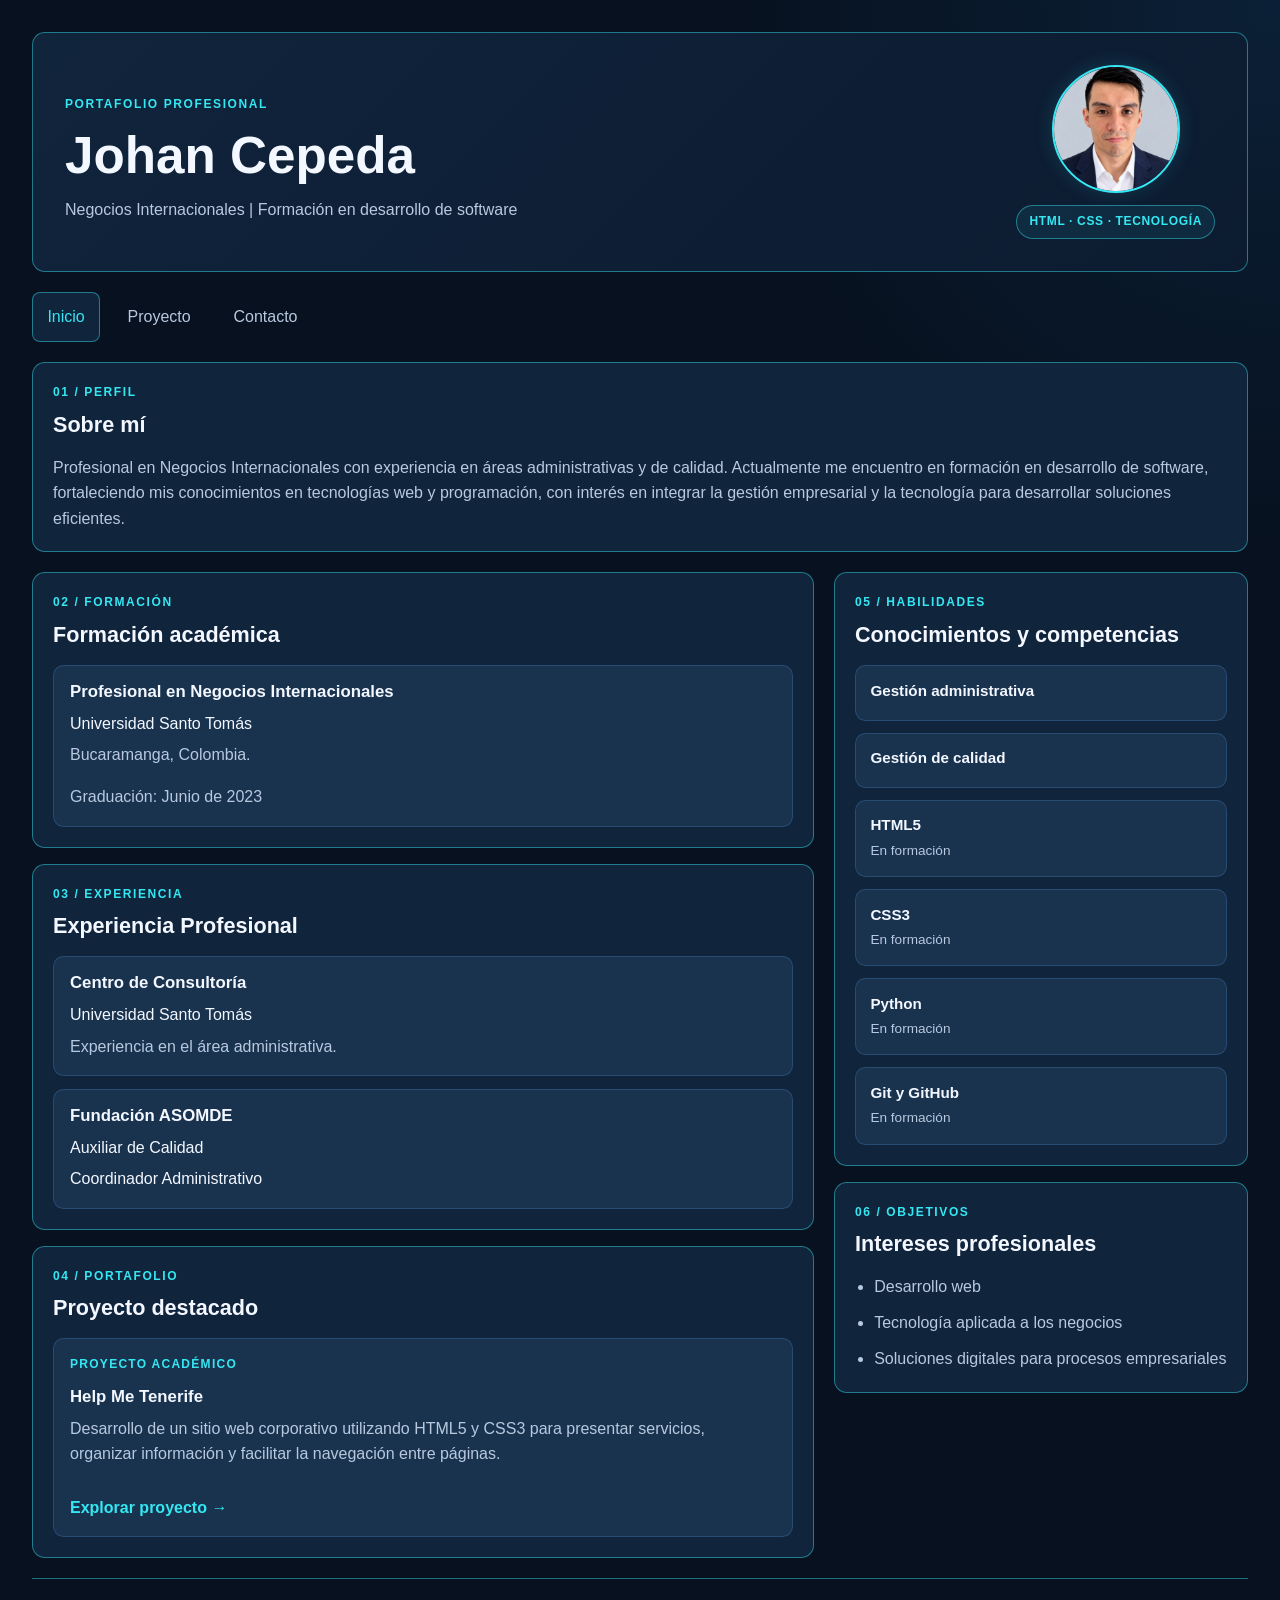
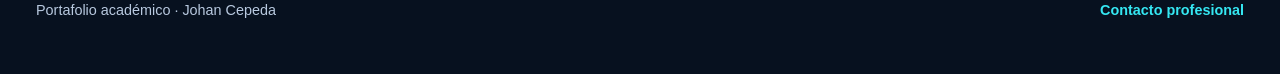
<file: index.html>
<!DOCTYPE html>
<html lang="es">

<head>
    <meta charset="UTF-8">

    <!-- R1: etiqueta viewport para adaptar la página al ancho del dispositivo. -->
    <meta name="viewport" content="width=device-width, initial-scale=1.0">

    <meta name="description"
        content="Hoja de vida profesional de Johan Cepeda. Negocios Internacionales y formación en desarrollo de software.">

    <title>Johan Cepeda | Portafolio profesional</title>

    <link rel="stylesheet" href="styles.css">
</head>

<body>

    <div class="cv-layout">

        <!-- CABECERA -->
        <header class="site-header" id="inicio">

            <div class="site-header__copy">

                <p class="site-kicker">
                    PORTAFOLIO PROFESIONAL
                </p>

                <h1>Johan Cepeda</h1>

                <p class="site-subtitle">
                    Negocios Internacionales |
                    Formación en desarrollo de software
                </p>

            </div>

            <div class="site-header__aside">

                <!-- R7: imagen con ruta relativa y texto alternativo descriptivo. -->
                <img class="site-header__photo" src="Imagenes/foto-perfil.jpg" alt="Fotografía de Johan Cepeda">

                <p class="site-badge">
                    HTML · CSS · TECNOLOGÍA
                </p>

            </div>

        </header>

        <!-- R8: navegación común; R9: todos los destinos internos son rutas relativas. -->
        <nav class="site-nav" aria-label="Navegación principal">

            <ul class="site-nav__list">

                <li>
                    <a href="index.html" aria-current="page">
                        Inicio
                    </a>
                </li>

                <li>
                    <a href="help-me.html">
                        Proyecto
                    </a>
                </li>

                <li>
                    <a href="contacto.html">
                        Contacto
                    </a>
                </li>

            </ul>

        </nav>

        <!-- PERFIL PROFESIONAL -->
        <section class="panel cv-profile" id="perfil" aria-labelledby="perfil-title">

            <p class="section-kicker">
                01 / PERFIL
            </p>

            <h2 id="perfil-title">
                Sobre mí
            </h2>

            <p>
                Profesional en Negocios Internacionales con experiencia
                en áreas administrativas y de calidad. Actualmente me
                encuentro en formación en desarrollo de software,
                fortaleciendo mis conocimientos en tecnologías web y
                programación, con interés en integrar la gestión
                empresarial y la tecnología para desarrollar
                soluciones eficientes.
            </p>

        </section>

        <!-- CONTENIDO PRINCIPAL -->
        <main class="cv-main">

            <!-- FORMACIÓN ACADÉMICA -->
            <section class="panel" id="formacion" aria-labelledby="formacion-title">

                <p class="section-kicker">

                    02 / FORMACIÓN

                </p>

                <h2 id="formacion-title">
                    Formación académica
                </h2>

                <article class="info-card">

                    <h3>Profesional en Negocios Internacionales</h3>

                    <p class="item-subtitle">

                        Universidad Santo Tomás
                    </p>
                    <p>
                        Bucaramanga, Colombia.
                    </p>
                    <p>
                        Graduación: Junio de 2023
                    </p>

                </article>

            </section>

            <!-- EXPERIENCIA -->
            <section class="panel" id="experiencia" aria-labelledby="experiencia-title">

                <p class="section-kicker">
                    03 / EXPERIENCIA
                </p>

                <h2 id="experiencia-title">
                    Experiencia Profesional
                </h2>


                <article class="info-card">

                    <h3>
                        Centro de Consultoría
                    </h3>

                    <p class="item-subtitle">
                        Universidad Santo Tomás
                    </p>

                    <p>
                        Experiencia en el área administrativa.
                    </p>

                </article>

                <article class="info-card">

                    <h3>
                        Fundación ASOMDE
                    </h3>

                    <p class="item-subtitle">
                        Auxiliar de Calidad
                    </p>

                    <p class="item-subtitle">
                        Coordinador Administrativo
                    </p>

                </article>

            </section>

            <!-- PROYECTO DESTACADO -->
            <section class="panel" id="proyectos" aria-labelledby="proyectos-title">

                <p class="section-kicker">
                    04 / PORTAFOLIO
                </p>

                <h2 id="proyectos-title">
                    Proyecto destacado
                </h2>

                <article class="project-card">

                    <p class="project-tag">
                        PROYECTO ACADÉMICO
                    </p>

                    <h3>
                        Help Me Tenerife
                    </h3>

                    <p>
                        Desarrollo de un sitio web corporativo
                        utilizando HTML5 y CSS3 para presentar
                        servicios, organizar información y facilitar
                        la navegación entre páginas.
                    </p>

                    <a class="text-link" href="help-me.html">
                        Explorar proyecto &rarr;
                    </a>

                </article>

            </section>

        </main>

        <!-- INFORMACIÓN LATERAL -->
        <aside class="cv-sidebar">

            <!-- HABILIDADES -->
            <section class="panel" id="habilidades" aria-labelledby="habilidades-title">

                <p class="section-kicker">
                    05 / HABILIDADES
                </p>

                <h2 id="habilidades-title">
                    Conocimientos y competencias
                </h2>

                <div class="skills-grid">

                    <article class="skill-card">
                        <h3>Gestión administrativa</h3>
                    </article>

                    <article class="skill-card">
                        <h3>Gestión de calidad</h3>
                    </article>

                    <article class="skill-card">
                        <h3>HTML5</h3>
                        <p>En formación</p>
                    </article>

                    <article class="skill-card">
                        <h3>CSS3</h3>
                        <p>En formación</p>
                    </article>

                    <article class="skill-card">
                        <h3>Python</h3>
                        <p>En formación</p>
                    </article>

                    <article class="skill-card">
                        <h3>Git y GitHub</h3>
                        <p>En formación</p>
                    </article>

                </div>

            </section>

            <!-- INTERESES -->
            <section class="panel" id="intereses" aria-labelledby="intereses-title">

                <p class="section-kicker">
                    06 / OBJETIVOS
                </p>

                <h2 id="intereses-title">
                    Intereses profesionales
                </h2>

                <ul class="interest-list">

                    <li>
                        Desarrollo web
                    </li>

                    <li>
                        Tecnología aplicada a los negocios
                    </li>

                    <li>
                        Soluciones digitales para procesos empresariales
                    </li>

                </ul>

            </section>

        </aside>

        <!-- PIE DE PÁGINA -->
        <footer class="site-footer">

            <p>
                Portafolio académico · Johan Cepeda
            </p>

            <a href="contacto.html">
                Contacto profesional
            </a>

        </footer>

    </div>

</body>

</html>
</file>
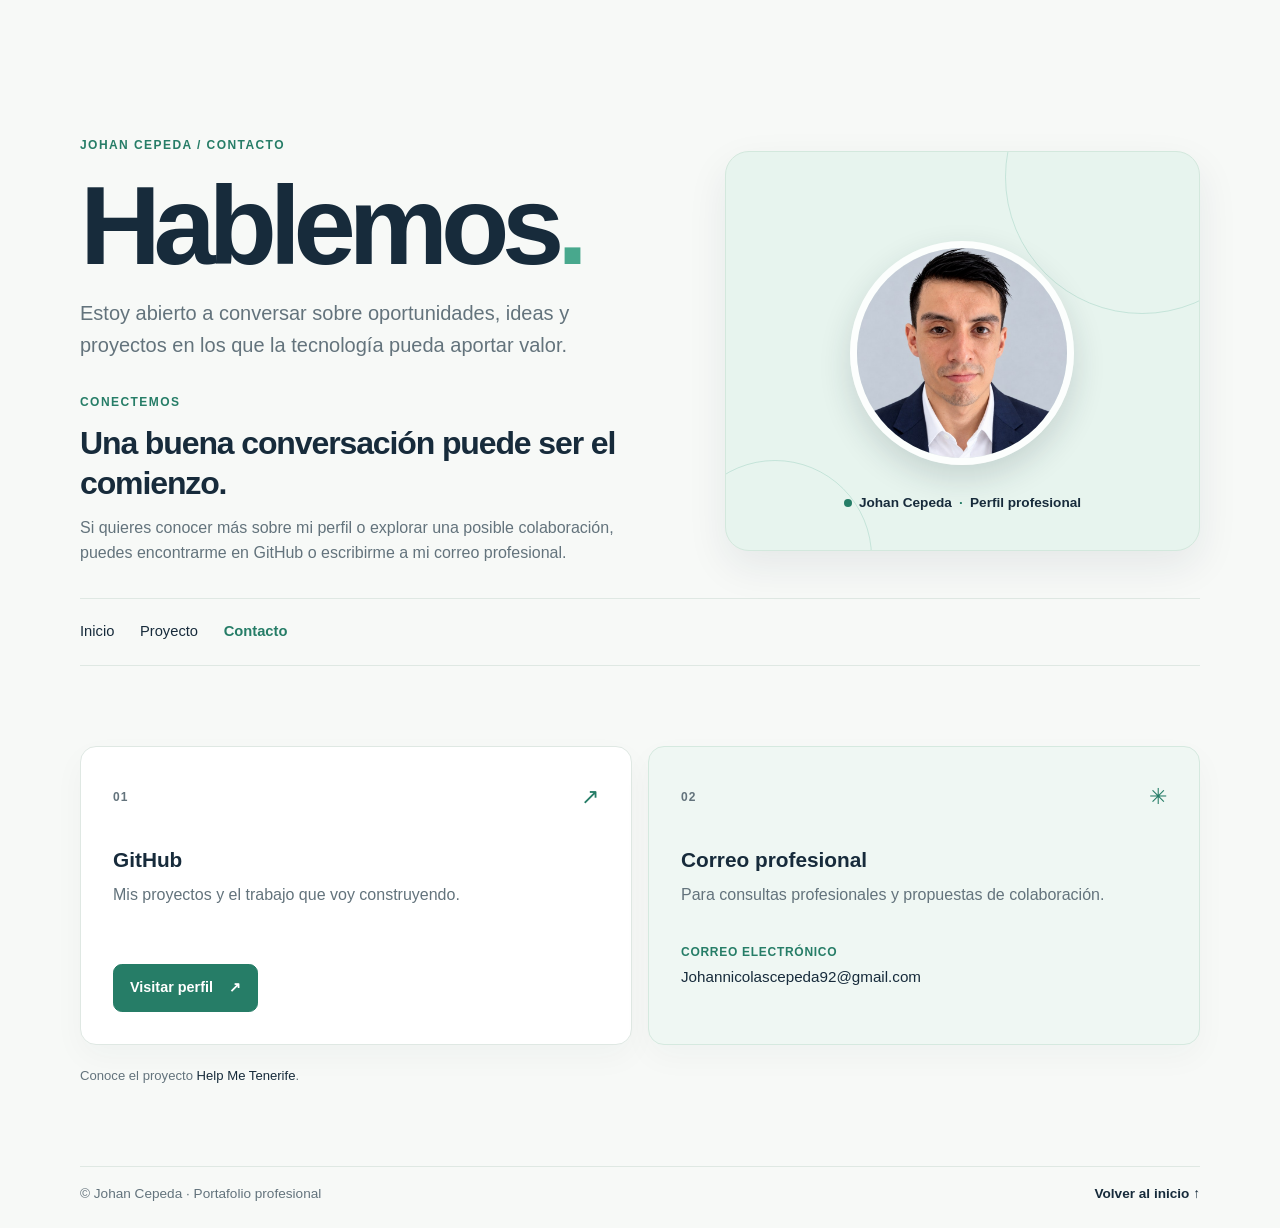
<file: contacto.html>
<!DOCTYPE html>
<html lang="es">
<head>
    <meta charset="UTF-8">
    <!-- R1: viewport para adaptar el diseño al ancho de pantalla. -->
    <meta name="viewport" content="width=device-width, initial-scale=1.0">
    <meta name="description" content="Ponte en contacto con Johan Cepeda para conversar sobre oportunidades profesionales y proyectos.">
    <meta name="theme-color" content="#f7f9f7">
    <title>Hablemos | Johan Cepeda</title>
    <link rel="stylesheet" href="styles.css">
</head>
<body class="contact-page">
    <div class="contact-layout">
        <header class="contact-hero" id="inicio">
            <div class="contact-hero-copy">
                <p class="contact-eyebrow">Johan Cepeda <span aria-hidden="true">/</span> Contacto</p>
                <h1>Hablemos<span class="contact-accent" aria-hidden="true">.</span></h1>
                <p class="contact-intro">Estoy abierto a conversar sobre oportunidades, ideas y proyectos en los que la tecnología pueda aportar valor.</p>
                <section class="contact-message" aria-labelledby="contact-message-title">
                    <p class="contact-eyebrow">Conectemos</p>
                    <h2 id="contact-message-title">Una buena conversación puede ser el comienzo.</h2>
                    <p>Si quieres conocer más sobre mi perfil o explorar una posible colaboración, puedes encontrarme en GitHub o escribirme a mi correo profesional.</p>
                </section>
            </div>
            <figure class="contact-portrait-card">
                <span class="contact-portrait-orbit contact-portrait-orbit-one" aria-hidden="true"></span>
                <span class="contact-portrait-orbit contact-portrait-orbit-two" aria-hidden="true"></span>
                <!-- R7: imagen local responsiva con texto alternativo descriptivo. -->
                <img src="Imagenes/foto-perfil.jpg" alt="Fotografía de Johan Cepeda">
                <figcaption><span class="contact-portrait-dot" aria-hidden="true"></span> Johan Cepeda <span class="contact-caption-divider" aria-hidden="true">·</span> Perfil profesional</figcaption>
            </figure>
        </header>

        <!-- R8: navegación común; R9: destinos internos con rutas relativas. -->
        <nav class="contact-nav" aria-label="Navegación principal">
            <a href="index.html">Inicio</a>
            <a href="help-me.html">Proyecto</a>
            <a href="contacto.html" aria-current="page">Contacto</a>
        </nav>

        <main class="contact-main">
            <section class="contact-cards" aria-label="Canales de contacto">
                <article class="contact-card">
                    <div class="contact-card-top"><span class="contact-card-index">01</span><span class="contact-icon" aria-hidden="true">↗</span></div>
                    <h2>GitHub</h2>
                    <p>Mis proyectos y el trabajo que voy construyendo.</p>
                    <!-- R10: enlace externo en pestaña nueva con protección noopener noreferrer. -->
                    <a class="contact-button" href="https://github.com/JohanCepeda92" target="_blank" rel="noopener noreferrer" aria-label="Visitar el perfil de Johan Cepeda en GitHub (se abre en una pestaña nueva)">Visitar perfil <span aria-hidden="true">↗</span></a>
                </article>

                <article class="contact-card contact-card-featured">
                    <div class="contact-card-top"><span class="contact-card-index">02</span><span class="contact-icon" aria-hidden="true">✳</span></div>
                    <h2>Correo profesional</h2>
                    <p>Para consultas profesionales y propuestas de colaboración.</p>
                    <p class="contact-placeholder"><span class="contact-placeholder-label">Correo electrónico</span><br><code>Johannicolascepeda92@gmail.com</code></p>
                </article>
            </section>

            <p class="contact-project-note">Conoce el proyecto <a href="help-me.html">Help Me Tenerife</a>.</p>
        </main>

        <footer class="contact-footer">
            <p>© Johan Cepeda <span aria-hidden="true">·</span> Portafolio profesional</p>
            <a href="#inicio">Volver al inicio <span aria-hidden="true">↑</span></a>
        </footer>
    </div>
</body>
</html>
</file>
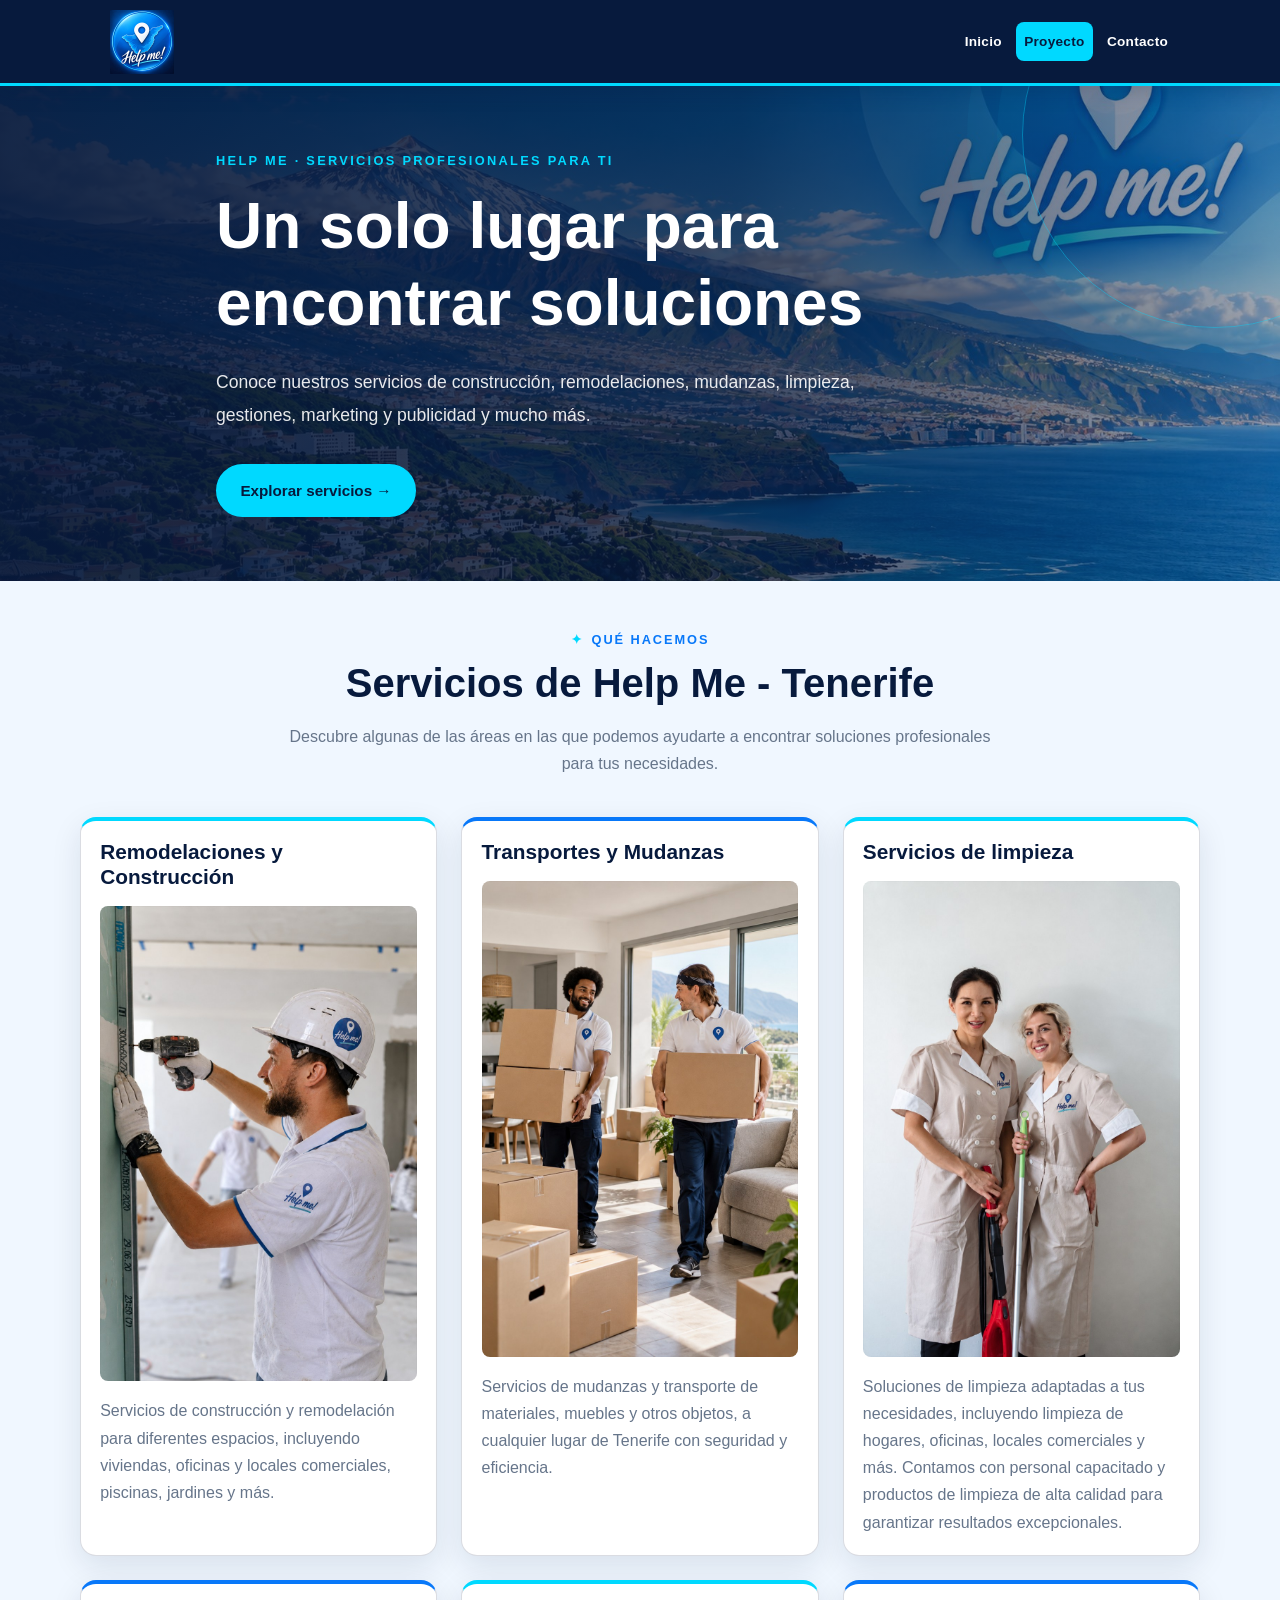
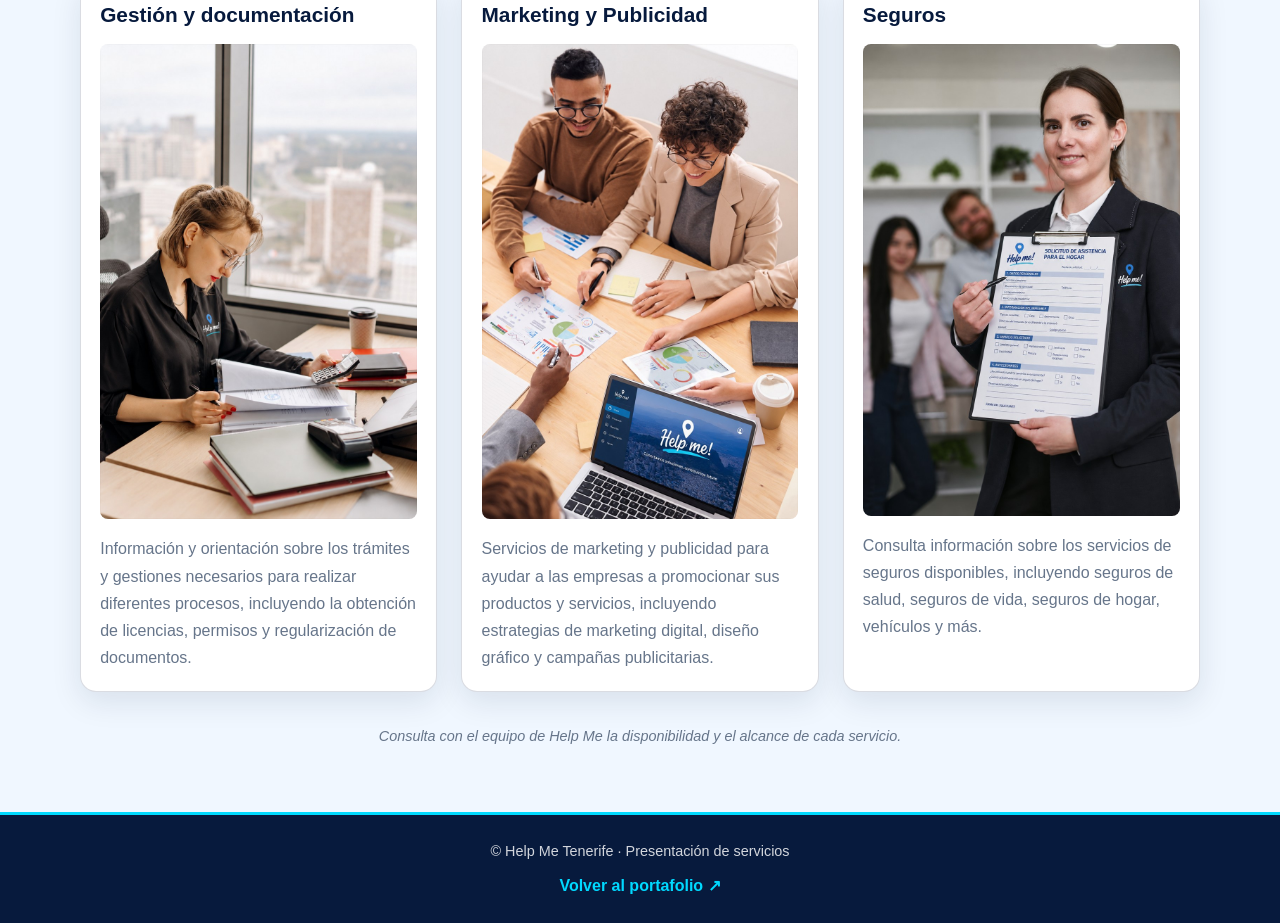
<file: help-me.html>
﻿<!DOCTYPE html>
<html lang="es">
<head>
    <meta charset="UTF-8">
    <!-- R1: viewport para adaptar el diseño al ancho de pantalla. -->
    <meta name="viewport" content="width=device-width, initial-scale=1.0">
    <meta name="description" content="Conoce los servicios de Help Me Tenerife: construcción, remodelaciones, mudanzas, transporte, limpieza, gestiones, marketing, publicidad y seguros.">
    <meta name="theme-color" content="#071a3d">
    <title>Help Me Tenerife | Soluciones profesionales para ti</title>
    <link rel="stylesheet" href="styles.css">
</head>
<body class="helpme-page">
    <header class="helpme-header" id="inicio">
        <div class="helpme-header-inner">
            <a class="helpme-brand" href="#inicio" aria-label="Help Me Tenerife, inicio de esta página">
                <!-- R7: imagen local responsiva con texto alternativo descriptivo. -->
                <img src="Imagenes/help-me/logo-help-me.jpg" alt="Logotipo de Help Me con la isla de Tenerife y un marcador de ubicación">
            </a>
            <!-- R8: navegación común; R9: destinos internos con rutas relativas. -->
            <nav class="helpme-nav" aria-label="Navegación principal">
                <ul class="helpme-nav-list">
                    <li><a href="index.html">Inicio</a></li>
                    <li><a href="help-me.html" aria-current="page">Proyecto</a></li>
                    <li><a href="contacto.html">Contacto</a></li>
                </ul>
            </nav>
        </div>
    </header>

    <main>
        <section class="helpme-hero" aria-labelledby="helpme-title">
            <!-- R7: imagen relativa y responsiva con alt descriptivo. -->
            <img class="helpme-hero-image" src="Imagenes/help-me/portada-help-me.jpg" alt="Vista panorámica de Tenerife con el Teide, la costa y el logotipo de Help Me" fetchpriority="high">
            <div class="helpme-hero-content">
                <p class="helpme-eyebrow">HELP ME · SERVICIOS PROFESIONALES PARA TI</p>
                <h1 id="helpme-title">Un solo lugar para encontrar soluciones</h1>
                <p>Conoce nuestros servicios de construcción, remodelaciones, mudanzas, limpieza, gestiones, marketing y publicidad y mucho más.</p>
                <div class="helpme-hero-actions">
                    <a class="helpme-button helpme-button-primary" href="#helpme-services">Explorar servicios <span aria-hidden="true">→</span></a>
                </div>
            </div>
        </section>

        <section class="helpme-services" id="helpme-services" aria-labelledby="helpme-services-title">
            <div class="helpme-section-heading">
                <p class="helpme-section-eyebrow">Qué hacemos</p>
                <h2 id="helpme-services-title">Servicios de Help Me - Tenerife</h2>
                <p>Descubre algunas de las áreas en las que podemos ayudarte a encontrar soluciones profesionales para tus necesidades.</p>
            </div>

            <div class="helpme-services-grid">
                <!-- R7: cada imagen de servicio es responsiva y tiene un alt específico. -->
                <article class="helpme-service-card">
                    <h3>Remodelaciones y Construcción</h3>
                    <img src="Imagenes/help-me/servicio-construccion.jpg" alt="Trabajo de construcción y remodelación de una vivienda" loading="lazy">
                    <p>Servicios de construcción y remodelación para diferentes espacios, incluyendo viviendas, oficinas y locales comerciales, piscinas, jardines y más.</p>
                </article>
                <article class="helpme-service-card">
                    <h3>Transportes y Mudanzas</h3>
                    <img src="Imagenes/help-me/servicio-mudanzas.jpg" alt="Servicio de mudanzas y transporte de muebles" loading="lazy">
                    <p>Servicios de mudanzas y transporte de materiales, muebles y otros objetos, a cualquier lugar de Tenerife con seguridad y eficiencia.</p>
                </article>
                <article class="helpme-service-card">
                    <h3>Servicios de limpieza</h3>
                    <img src="Imagenes/help-me/servicio-limpieza.jpg" alt="Servicios profesionales de limpieza" loading="lazy">
                    <p>Soluciones de limpieza adaptadas a tus necesidades, incluyendo limpieza de hogares, oficinas, locales comerciales y más. Contamos con personal capacitado y productos de limpieza de alta calidad para garantizar resultados excepcionales.</p>
                </article>
                <article class="helpme-service-card">
                    <h3>Gestión y documentación</h3>
                    <img src="Imagenes/help-me/servicio-gestiones.jpg" alt="Documentos organizados para realizar gestiones administrativas" loading="lazy">
                    <p>Información y orientación sobre los trámites y gestiones necesarios para realizar diferentes procesos, incluyendo la obtención de licencias, permisos y regularización de documentos.</p>
                </article>
                <article class="helpme-service-card">
                    <h3>Marketing y Publicidad</h3>
                    <img src="Imagenes/help-me/servicio-marketing.jpg" alt="Equipo trabajando en una estrategia de marketing y publicidad" loading="lazy">
                    <p>Servicios de marketing y publicidad para ayudar a las empresas a promocionar sus productos y servicios, incluyendo estrategias de marketing digital, diseño gráfico y campañas publicitarias.</p>
                </article>
                <article class="helpme-service-card">
                    <h3>Seguros</h3>
                    <img src="Imagenes/help-me/servicio-seguros.jpg" alt="Profesional mostrando un formulario de solicitud de asistencia para el hogar" loading="lazy">
                    <p>Consulta información sobre los servicios de seguros disponibles, incluyendo seguros de salud, seguros de vida, seguros de hogar, vehículos y más.</p>
                </article>
            </div>
            <p class="helpme-services-note"><em>Consulta con el equipo de Help Me la disponibilidad y el alcance de cada servicio.</em></p>
        </section>
    </main>

    <footer class="helpme-footer">
        <p>© Help Me Tenerife · Presentación de servicios</p>
        <a href="index.html">Volver al portafolio <span aria-hidden="true">↗</span></a>
    </footer>
</body>
</html>
</file>
<file: styles.css>
/* VARIABLES Y CONFIGURACION INICIAL */

:root {

    --color-background: #07111f;
    --color-panel: #10243c;
    --color-card: #19334f;

    --color-text: #f3f7ff;
    --color-muted: #b8c9df;

    --color-cyan: #35e7f2;
    --color-blue: #67aaff;

    --color-border: rgba(53, 231, 242, 0.45);

    --radius: 0.8rem;
    --spacing: 1rem;
}

* {
    box-sizing: border-box;
}

html {
    scroll-behavior: smooth;
}

body {
    margin: 0;
    background: radial-gradient(circle at top right, rgba(30, 99, 160, 0.18), transparent 35rem), var(--color-background);
    color: var(--color-text);

    font-family: Arial, Helvetica, sans-serif;
    line-height: 1.6;
}

h1,
h2,
h3,
p {
    margin-top: 0;
}

h1,
h2,
h3 {
    line-height: 1.25;
}

h2 {
    font-size: 1.35rem;
    margin-bottom: 1rem;
}

h3 {
    font-size: 1.05rem;
    margin-bottom: 0.5rem;
}

p {
    color: var(--color-muted);
}

a {
    color: var(--color-cyan);
    text-decoration: none;
}

a:hover {
    color: var(--color-blue)
}

a:focus-visible {
    outline: 2px solid var(--color-cyan);
    outline-offset: 4px;
}

/* R2: Mobile first; las media queries quedan al final del archivo y en orden ascendente. */
/* R4: Las áreas base apilan la hoja de vida en celular. */
/* R6: Contenido centrado, max-width y medidas relativas. */
.cv-layout {
    display: grid;

    grid-template-columns: minmax(0, 1fr);

    grid-template-areas:
        "cabecera"
        "menu"
        "perfil"
        "principal"
        "lateral"
        "pie";

    gap: var(--spacing);

    width: calc(100% - 2rem);
    max-width: 76rem;

    margin-inline: auto;

    padding-block: 1.25rem 2rem;

}

/* CABECERA */

.site-header {
    grid-area: cabecera;

    padding: 1.5rem;

    border: 1px solid var(--color-border);
    border-radius: var(--radius);

    background:
        linear-gradient(135deg,
            #10243c,
            #0c1b30);

    overflow-wrap: anywhere;
}

.site-kicker,
.section-kicker {
    color: var(--color-cyan);

    font-size: 0.75rem;
    font-weight: 700;

    letter-spacing: 0.1rem;
    text-transform: uppercase;

    margin-bottom: 0.6rem;
}

.site-header h1 {

    margin-bottom: 0.6rem;
    font-size: clamp(2rem, 8vw, 3.5rem);
    overflow-wrap: anywhere;
}

.site-subtitle {
    margin-bottom: 1rem;
}

.site-badge {
    display: inline-block;
    margin-bottom: 0;
    padding: 0.4rem 0.75rem;
    color: var(--color-cyan);

    background: rgba(53, 231, 242, 0.08);

    border: 1px solid var(--color-border);
    border-radius: 999px;

    font-size: 0.75rem;
    font-weight: 700;
    letter-spacing: 0.04rem;
}

/* CONTENEDOR DE FOTO E INSIGNIA */

.site-header__aside {
    display: flex;
    flex-direction: column;
    align-items: center;
    gap: 0.75rem;

    margin-top: 1rem;
}

/* FOTOGRAFÍA DE PERFIL */

.site-header__photo {
    width: 8rem;
    height: 8rem;

    object-fit: cover;

    border: 2px solid var(--color-cyan);
    border-radius: 50%;

    box-shadow: 0 0 1.25rem rgba(53, 231, 242, 0.15);
}


/* MENÚ DE NAVEGACIÓN */

.site-nav {
    grid-area: menu;

    min-width: 0;
}

.site-nav__list {
    display: flex;
    flex-wrap: wrap;

    justify-content: center;
    gap: 0.5rem;

    list-style: none;

    margin: 0;
    padding: 0;
}

.site-nav__list a {
    display: block;

    padding: 0.7rem 0.9rem;

    color: var(--color-muted);

    border: 1px solid transparent;
    border-radius: 0.5rem;

    transition:
        color 0.2s ease,
        background-color 0.2s ease,
        border-color 0.2s ease;
}

.site-nav__list a:hover,
.site-nav__list a[aria-current="page"] {
    color: var(--color-cyan);

    background: var(--color-panel);

    border-color: var(--color-border);
}

/* PANELES GENERALES */

.panel {
    min-width: 0;

    padding: 1.25rem;

    background: var(--color-panel);

    border: 1px solid var(--color-border);
    border-radius: var(--radius);

    overflow-wrap: anywhere;
}

.panel> :last-child {
    margin-bottom: 0;
}

/* PERFIL PROFESIONAL */

.cv-profile {
    grid-area: perfil;
}

.cv-profile p:last-child {
    margin-bottom: 0;
}

/* CONTENIDO PRINCIPAL */

.cv-main {
    grid-area: principal;

    display: grid;
    grid-template-columns: minmax(0, 1fr);

    align-content: start;
    gap: var(--spacing);

    min-width: 0;
}

/* TARJETAS DE INFORMACION */

.info-card,
.project-card,
.skill-card {
    min-width: 0;

    padding: 1rem;

    background: var(--color-card);

    border: 1px solid rgba(103, 170, 255, 0.2);

    border-radius: 0.65rem;
}

.info-card+.info-card {
    margin-top: 0.8rem;
}

.info-card p:last-child,
.project-card p:last-child {
    margin-bottom: 0;
}

.item-subtitle {
    color: var(--color-text);
    margin-bottom: 0.35rem;
}

.project-tag {
    color: var(--color-cyan);

    font-size: 0.75rem;
    font-weight: 700;

    letter-spacing: 0.08rem;
}

.text-link {
    display: inline-block;
    margin-top: 0.75rem;
    font-weight: 700;
}

/* INFORMACION LATERAL */

.cv-sidebar {
    grid-area: lateral;

    display: grid;
    grid-template-columns: minmax(0, 1fr);

    align-content: start;
    gap: var(--spacing);

    min-width: 0;
}

/* R5: La cuadrícula de habilidades adapta sus tarjetas con auto-fit y minmax. */

.skills-grid {
    display: grid;

    grid-template-columns:
        repeat(auto-fit, minmax(min(100%, 12rem), 1fr));

    gap: 0.75rem;
}

.skill-card {
    padding: 0.9rem;
}

.skill-card h3 {
    color: var(--color-text);

    font-size: 0.95rem;

    margin-bottom: 0.35rem;
}

.skill-card p {
    font-size: 0.85rem;
    margin-bottom: 0;
}

.interest-list {
    padding-left: 1.2rem;

    color: var(--color-muted);
}

.interest-list li+li {
    margin-top: 0.65rem;
}

/* R7: Las imágenes se ajustan al contenedor; el HTML proporciona alt descriptivo. */

img {
    display: block;

    max-width: 100%;
    height: auto;
}

/* PIE DE PAGINA */

.site-footer {
    grid-area: pie;

    display: flex;
    flex-direction: column;

    align-items: flex-start;
    gap: 0.5rem;

    padding: 1.25rem 0.25rem;

    border-top: 1px solid var(--color-border);
}

.site-footer p {
    margin-bottom: 0;
    font-size: 0.9rem;
}

.site-footer a {
    font-size: 0.9rem;
    font-weight: 700;
}

/* Estilos específicos de contacto.html, con reglas base mobile first. */

body.contact-page {
    --contact-ink: #172b3b;
    --contact-muted: #63737c;
    --contact-mint: #48a88d;
    --contact-mint-dark: #267d67;
    --contact-line: #dfe8e3;
    --contact-paper: #f7f9f7;
    --contact-white: #ffffff;

    min-height: 100vh;
    background: var(--contact-paper);
    color: var(--contact-ink);
    font-family: "Segoe UI", Arial, Helvetica, sans-serif;
}

.contact-page p { color: var(--contact-muted); }
.contact-page .contact-eyebrow { color: var(--contact-mint-dark); }
.contact-page a { color: var(--contact-ink); }
.contact-page a:hover { color: var(--contact-mint-dark); }
.contact-page a:focus-visible { outline: 3px solid var(--contact-mint); outline-offset: 4px; }

/* R6: Contenedor de contacto centrado, con max-width y unidades relativas. */
.contact-layout {
    width: min(100% - 2.5rem, 70rem);
    min-height: 100vh;
    margin-inline: auto;
    padding-block: clamp(1.5rem, 5vw, 3.5rem) 1.5rem;
    display: flex;
    flex-direction: column;
}

.contact-hero { display: grid; grid-template-columns: minmax(0, 1fr); gap: 2rem; align-items: center; padding-block: clamp(2rem, 7vw, 5rem) 2rem; }
.contact-hero-copy { min-width: 0; }
.contact-eyebrow {
    margin-bottom: 1rem;
    color: var(--contact-mint-dark);
    font-size: 0.75rem;
    font-weight: 700;
    letter-spacing: 0.12em;
    text-transform: uppercase;
}
.contact-hero h1 {
    margin-bottom: 1rem;
    color: var(--contact-ink);
    font-size: clamp(3.5rem, 10vw, 7rem);
    font-weight: 600;
    letter-spacing: -0.065em;
    line-height: 0.98;
}
.contact-accent { color: var(--contact-mint); }
.contact-intro { max-width: 36rem; margin-bottom: 0; font-size: clamp(1.05rem, 2vw, 1.25rem); }
.contact-message { max-width: 38rem; margin-top: 2rem; margin-bottom: 0; }
.contact-message .contact-eyebrow { margin-bottom: 0.65rem; }
.contact-message h2 { max-width: 34rem; margin-bottom: 0.75rem; color: var(--contact-ink); font-size: clamp(1.45rem, 3vw, 2rem); letter-spacing: -0.035em; }
.contact-message > p:last-child { max-width: 36rem; margin-bottom: 0; }

.contact-portrait-card { position: relative; display: grid; place-items: center; gap: 1.15rem; min-width: 0; min-height: 19rem; margin: 0; padding: 2rem 1.25rem 1.4rem; overflow: hidden; isolation: isolate; background: #e7f4ee; border: 1px solid #d3e8dd; border-radius: 1.5rem; box-shadow: 0 1rem 2.5rem rgba(23, 43, 59, 0.08); }
.contact-portrait-card::before, .contact-portrait-card::after { position: absolute; z-index: -1; content: ""; border: 1px solid rgba(72, 168, 141, 0.22); border-radius: 50%; }
.contact-portrait-card::before { width: 17rem; aspect-ratio: 1; top: -7rem; right: -5rem; }
.contact-portrait-card::after { width: 12rem; aspect-ratio: 1; bottom: -6.5rem; left: -3rem; }
.contact-portrait-card img { position: relative; z-index: 1; display: block; width: min(100%, 14rem); max-width: 100%; aspect-ratio: 1; height: auto; object-fit: cover; object-position: center 35%; border: 0.45rem solid rgba(255, 255, 255, 0.88); border-radius: 50%; box-shadow: 0 0.8rem 2rem rgba(23, 43, 59, 0.16); }
.contact-portrait-card figcaption { position: relative; z-index: 1; display: flex; flex-wrap: wrap; align-items: center; justify-content: center; gap: 0.45rem; color: var(--contact-ink); font-size: 0.85rem; font-weight: 700; text-align: center; }
.contact-portrait-dot { width: 0.5rem; height: 0.5rem; background: var(--contact-mint-dark); border-radius: 50%; }
.contact-caption-divider { color: var(--contact-mint-dark); }

.contact-nav {
    display: flex;
    flex-wrap: wrap;
    gap: 0.5rem 1.6rem;
    padding-block: 1rem;
    border-top: 1px solid var(--contact-line);
    border-bottom: 1px solid var(--contact-line);
}
.contact-nav a { padding-block: 0.35rem; font-size: 0.92rem; text-decoration: none; }
.contact-nav a[aria-current="page"] { color: var(--contact-mint-dark); font-weight: 700; }
.contact-main { flex: 1; padding-block: clamp(2.5rem, 7vw, 5rem); }
.contact-cards { display: grid; grid-template-columns: minmax(0, 1fr); gap: 1rem; }
.contact-card {
    display: flex;
    flex-direction: column;
    min-width: 0;
    min-height: 17rem;
    padding: clamp(1.25rem, 3vw, 2rem);
    background: var(--contact-white);
    border: 1px solid var(--contact-line);
    border-radius: 1rem;
    box-shadow: 0 0.75rem 2rem rgba(23, 43, 59, 0.035);
}
.contact-card-featured { background: #eff7f3; border-color: #d5e9df; }
.contact-card-top { display: flex; justify-content: space-between; align-items: center; margin-bottom: 2rem; }
.contact-card-index { color: var(--contact-muted); font-size: 0.75rem; font-weight: 700; letter-spacing: 0.1em; }
.contact-icon { color: var(--contact-mint-dark); font-size: 1.4rem; }
.contact-card h2 { margin-bottom: 0.55rem; color: var(--contact-ink); font-size: 1.3rem; }
.contact-card > p { margin-bottom: 1.4rem; }
.contact-page a.contact-button {
    display: inline-flex;
    align-items: center;
    justify-content: space-between;
    gap: 1rem;
    width: fit-content;
    min-height: 2.9rem;
    margin-top: auto;
    padding: 0.7rem 1rem;
    color: #fff;
    background: var(--contact-mint-dark);
    border: 1px solid var(--contact-mint-dark);
    border-radius: 0.55rem;
    font-size: 0.9rem;
    font-weight: 700;
    text-decoration: none;
    transition: background-color 0.2s ease, transform 0.2s ease;
}
.contact-page a.contact-button:hover { color: #fff; background: #1d6654; transform: translateY(-1px); }
.contact-placeholder { margin-top: auto; padding-top: 0.5rem; overflow-wrap: anywhere; }
.contact-placeholder-label { color: var(--contact-mint-dark); font-size: 0.75rem; font-weight: 700; letter-spacing: 0.06em; text-transform: uppercase; }
.contact-placeholder code { color: var(--contact-ink); font-family: inherit; font-size: 0.95rem; }
.contact-project-note { margin: 1.25rem 0 0; font-size: 0.82rem; }

.contact-footer {
    display: flex;
    flex-wrap: wrap;
    justify-content: space-between;
    gap: 0.75rem 1rem;
    padding-top: 1rem;
    border-top: 1px solid var(--contact-line);
}
.contact-footer p { margin-bottom: 0; font-size: 0.85rem; }
.contact-footer a { font-size: 0.85rem; font-weight: 700; text-decoration: none; }
/* Identidad de help-me.html: basada en el sistema visual de Help Me Tenerife */
/* R6: Contenido Help Me centrado y limitado mediante max-width. */
body.helpme-page {
    --helpme-blue: #0878f9;
    --helpme-blue-dark: #064a9b;
    --helpme-navy: #071a3d;
    --helpme-cyan: #00d9ff;
    --helpme-white: #ffffff;
    --helpme-light: #f0f7ff;
    --helpme-gray: #66758a;
    --helpme-text: #172b46;
    --helpme-border: rgba(7, 26, 61, 0.15);
    --helpme-content-width: 70rem;
    margin: 0;
    background: var(--helpme-white);
    color: var(--helpme-text);
    font-family: Arial, Helvetica, sans-serif;
    font-size: 1rem;
    line-height: 1.7;
    overflow-wrap: anywhere;
}
.helpme-page h1,
.helpme-page h2,
.helpme-page h3 { margin-top: 0; font-family: "Trebuchet MS", Arial, sans-serif; line-height: 1.2; }
.helpme-page h1 { font-size: clamp(2.2rem, 5vw, 4rem); }
.helpme-page h2 { font-size: clamp(1.8rem, 4vw, 2.5rem); }
.helpme-page h3 { font-size: 1.3rem; }
.helpme-page p { color: var(--helpme-gray); }
.helpme-page img { display: block; max-width: 100%; height: auto; }
.helpme-page a { color: var(--helpme-blue-dark); text-decoration: none; text-underline-offset: 0.2em; overflow-wrap: anywhere; }
.helpme-page a:focus-visible { outline: 3px solid var(--helpme-blue); outline-offset: 4px; }

.helpme-page .helpme-header { position: static; z-index: 100; background: var(--helpme-navy); border-bottom: 3px solid var(--helpme-cyan); box-shadow: 0 5px 20px rgba(7, 26, 61, 0.18); }
.helpme-page .helpme-header-inner { display: flex; flex-direction: column; align-items: center; gap: 0.5rem; max-width: var(--helpme-content-width); margin-inline: auto; padding: 0.75rem; }
.helpme-page .helpme-brand { display: inline-block; flex-shrink: 0; }
.helpme-page .helpme-brand img { width: 76px; height: 64px; object-fit: contain; border-radius: 0.5rem; }
.helpme-page .helpme-nav { min-width: 0; }
.helpme-page .helpme-nav-list { display: flex; flex-wrap: wrap; align-items: center; justify-content: center; gap: 0.2rem; margin: 0; padding: 0; list-style: none; }
.helpme-page .helpme-nav-list a { display: block; padding: 0.5rem; color: var(--helpme-white); font-size: 0.85rem; font-weight: 700; letter-spacing: 0.02em; border-radius: 0.5rem; }
.helpme-page .helpme-nav-list a:hover,
.helpme-page .helpme-nav-list a[aria-current="page"] { color: var(--helpme-navy); background: var(--helpme-cyan); }

.helpme-page .helpme-hero { position: relative; isolation: isolate; overflow: hidden; min-height: 25rem; padding: 4rem 1.2rem; color: var(--helpme-white); background: var(--helpme-navy); }
.helpme-page .helpme-hero-image { position: absolute; z-index: -2; inset: 0; width: 100%; height: 100%; max-width: none; object-fit: cover; object-position: 72% center; }
.helpme-page .helpme-hero::before { position: absolute; z-index: -1; inset: 0; content: ""; background: linear-gradient(90deg, rgba(7, 26, 61, 0.94) 0%, rgba(7, 26, 61, 0.78) 58%, rgba(7, 26, 61, 0.38) 100%); }
.helpme-page .helpme-hero::after { position: absolute; z-index: 0; top: -9rem; right: -8rem; width: 24rem; aspect-ratio: 1; content: ""; border: 1px solid rgba(0, 217, 255, 0.4); border-radius: 50%; box-shadow: 0 0 0 25px rgba(0, 217, 255, 0.04), 0 0 0 55px rgba(0, 217, 255, 0.03); pointer-events: none; }
.helpme-page .helpme-hero-content { position: relative; z-index: 1; max-width: 53rem; margin-inline: auto; }
.helpme-page .helpme-eyebrow { margin-bottom: 1rem; color: var(--helpme-cyan); font-size: 0.8rem; font-weight: 700; letter-spacing: 0.18em; text-transform: uppercase; }
.helpme-page .helpme-hero h1 { max-width: 50rem; margin-bottom: 1.5rem; color: var(--helpme-white); }
.helpme-page .helpme-hero-content > p:not(.helpme-eyebrow) { max-width: 40rem; color: rgba(255, 255, 255, 0.9); font-size: 1.1rem; line-height: 1.9; }
.helpme-page .helpme-hero-actions { display: flex; flex-wrap: wrap; gap: 1rem; margin-top: 2rem; }
.helpme-page .helpme-button { display: inline-block; max-width: 100%; padding: 0.85rem 1.4rem; border: 2px solid var(--helpme-cyan); border-radius: 999px; font-size: 0.95rem; font-weight: 700; line-height: 1.4; text-align: center; }
.helpme-page .helpme-button-primary { color: var(--helpme-navy); background: var(--helpme-cyan); }
.helpme-page .helpme-button:hover { color: var(--helpme-navy); background: #46e5ff; }

.helpme-page .helpme-services { padding: 3rem 1rem 4rem; background: var(--helpme-light); }
.helpme-page .helpme-section-heading { max-width: 47.5rem; margin: 0 auto 2.5rem; padding-inline: 1rem; text-align: center; }
.helpme-page .helpme-section-eyebrow { margin-bottom: 0.5rem; color: var(--helpme-blue); font-size: 0.8rem; font-weight: 700; letter-spacing: 0.15em; text-transform: uppercase; }
.helpme-page .helpme-section-eyebrow::before { display: inline-block; margin-right: 0.5rem; color: var(--helpme-cyan); content: "✦"; }
.helpme-page .helpme-section-heading h2 { margin-bottom: 1rem; color: var(--helpme-navy); }
.helpme-page .helpme-section-heading > p:last-child { margin-bottom: 0; }
.helpme-page .helpme-services-grid { display: grid; grid-template-columns: minmax(0, 1fr); gap: 1rem; max-width: var(--helpme-content-width); margin-inline: auto; }
.helpme-page .helpme-service-card { min-width: 0; padding: 1.2rem; background: var(--helpme-white); border: 1px solid var(--helpme-border); border-top: 4px solid var(--helpme-blue); border-radius: 1rem; box-shadow: 0 10px 30px rgba(7, 26, 61, 0.1); overflow-wrap: anywhere; }
.helpme-page .helpme-service-card:nth-child(odd) { border-top-color: var(--helpme-cyan); }
.helpme-page .helpme-service-card h3 { margin-bottom: 1rem; color: var(--helpme-navy); }
.helpme-page .helpme-service-card img { width: 100%; height: auto; margin-bottom: 1rem; border-radius: 0.5rem; }
.helpme-page .helpme-service-card p { margin-bottom: 0; color: var(--helpme-gray); }
.helpme-page .helpme-services-note { max-width: var(--helpme-content-width); margin: 2rem auto 0; color: var(--helpme-gray); font-size: 0.9rem; text-align: center; }
.helpme-page .helpme-footer { display: flex; flex-direction: column; align-items: center; gap: 0.5rem; padding: 1.5rem 1rem; color: var(--helpme-white); background: var(--helpme-navy); border-top: 3px solid var(--helpme-cyan); text-align: center; }
.helpme-page .helpme-footer p { margin: 0; color: rgba(255, 255, 255, 0.82); font-size: 0.9rem; }
.helpme-page .helpme-footer a { color: var(--helpme-cyan); font-weight: 700; }

/* R3: Primer breakpoint; activa cambios visibles desde 600 px. */
@media (min-width: 600px) {

    .cv-layout {
        gap: 1.25rem;

        padding-block: 2rem;
    }

    .site-header {
        padding: 2rem;
    }

    .site-nav__list {
        justify-content: flex-start;
        gap: 0.75rem;
    }

    .cv-main {
        grid-template-columns:
            repeat(auto-fit, minmax(min(100%, 18rem), 1fr));
    }

    #proyectos {
        grid-column: 1 / -1;
    }

    .cv-sidebar {
        grid-template-columns:
            repeat(auto-fit, minmax(min(100%, 18rem), 1fr));
    }

    .site-footer {
        flex-direction: row;

        justify-content: space-between;
        align-items: center;
    }

    .contact-layout { width: min(100% - 2.5rem, 70rem); }
    .contact-cards { grid-template-columns: repeat(2, minmax(0, 1fr)); }
    .contact-hero { grid-template-columns: minmax(0, 1.1fr) minmax(17rem, 0.9fr); gap: clamp(2rem, 5vw, 4rem); }
    .contact-portrait-card { min-height: 25rem; padding: 2rem; }

    .helpme-page .helpme-services { padding-inline: 1.5rem; }
    .helpme-page .helpme-services-grid { grid-template-columns: repeat(2, minmax(0, 1fr)); }
}

/* R3: Desde 801 px, logotipo y navegación de Help Me comparten fila. */
@media (min-width: 801px) {
    .helpme-page .helpme-header-inner { flex-direction: row; justify-content: space-between; gap: 1.5rem; padding: 0.6rem 1.5rem; }
    .helpme-page .helpme-nav-list { justify-content: flex-end; gap: 0.4rem; }
}

/* R3: Tercer breakpoint; Help Me amplía la cuadrícula y fija su cabecera. */
/* R4: La cuadrícula de la hoja de vida separa principal y lateral. */
@media (min-width: 1024px) {
    .helpme-page .helpme-header { position: sticky; top: 0; }
    .helpme-page .helpme-services-grid { grid-template-columns: repeat(3, minmax(0, 1fr)); gap: 1.5rem; }


    .cv-layout {
        grid-template-columns:
            minmax(0, 1.7fr) minmax(17rem, 0.9fr);

        grid-template-areas:
            "cabecera cabecera"
            "menu menu"
            "perfil perfil"
            "principal lateral"
            "pie pie";

        gap: 1.25rem;
    }

    .site-header {
        display: flex;

        justify-content: space-between;
        align-items: flex-end;

        gap: 2rem;
    }

    .site-header__copy {
        min-width: 0;
    }

    .site-header__aside {
        flex-shrink: 0;
        margin-top: 0;
    }

    .site-header h1 {
        font-size: clamp(2.5rem, 4vw, 3.5rem);
    }

    .site-badge {
        flex-shrink: 0;
    }

    .cv-main {
        grid-template-columns: minmax(0, 1fr);
    }

    #proyectos {
        grid-column: auto;
    }

    .cv-sidebar {
        grid-template-columns: minmax(0, 1fr);
    }
}
</file>
